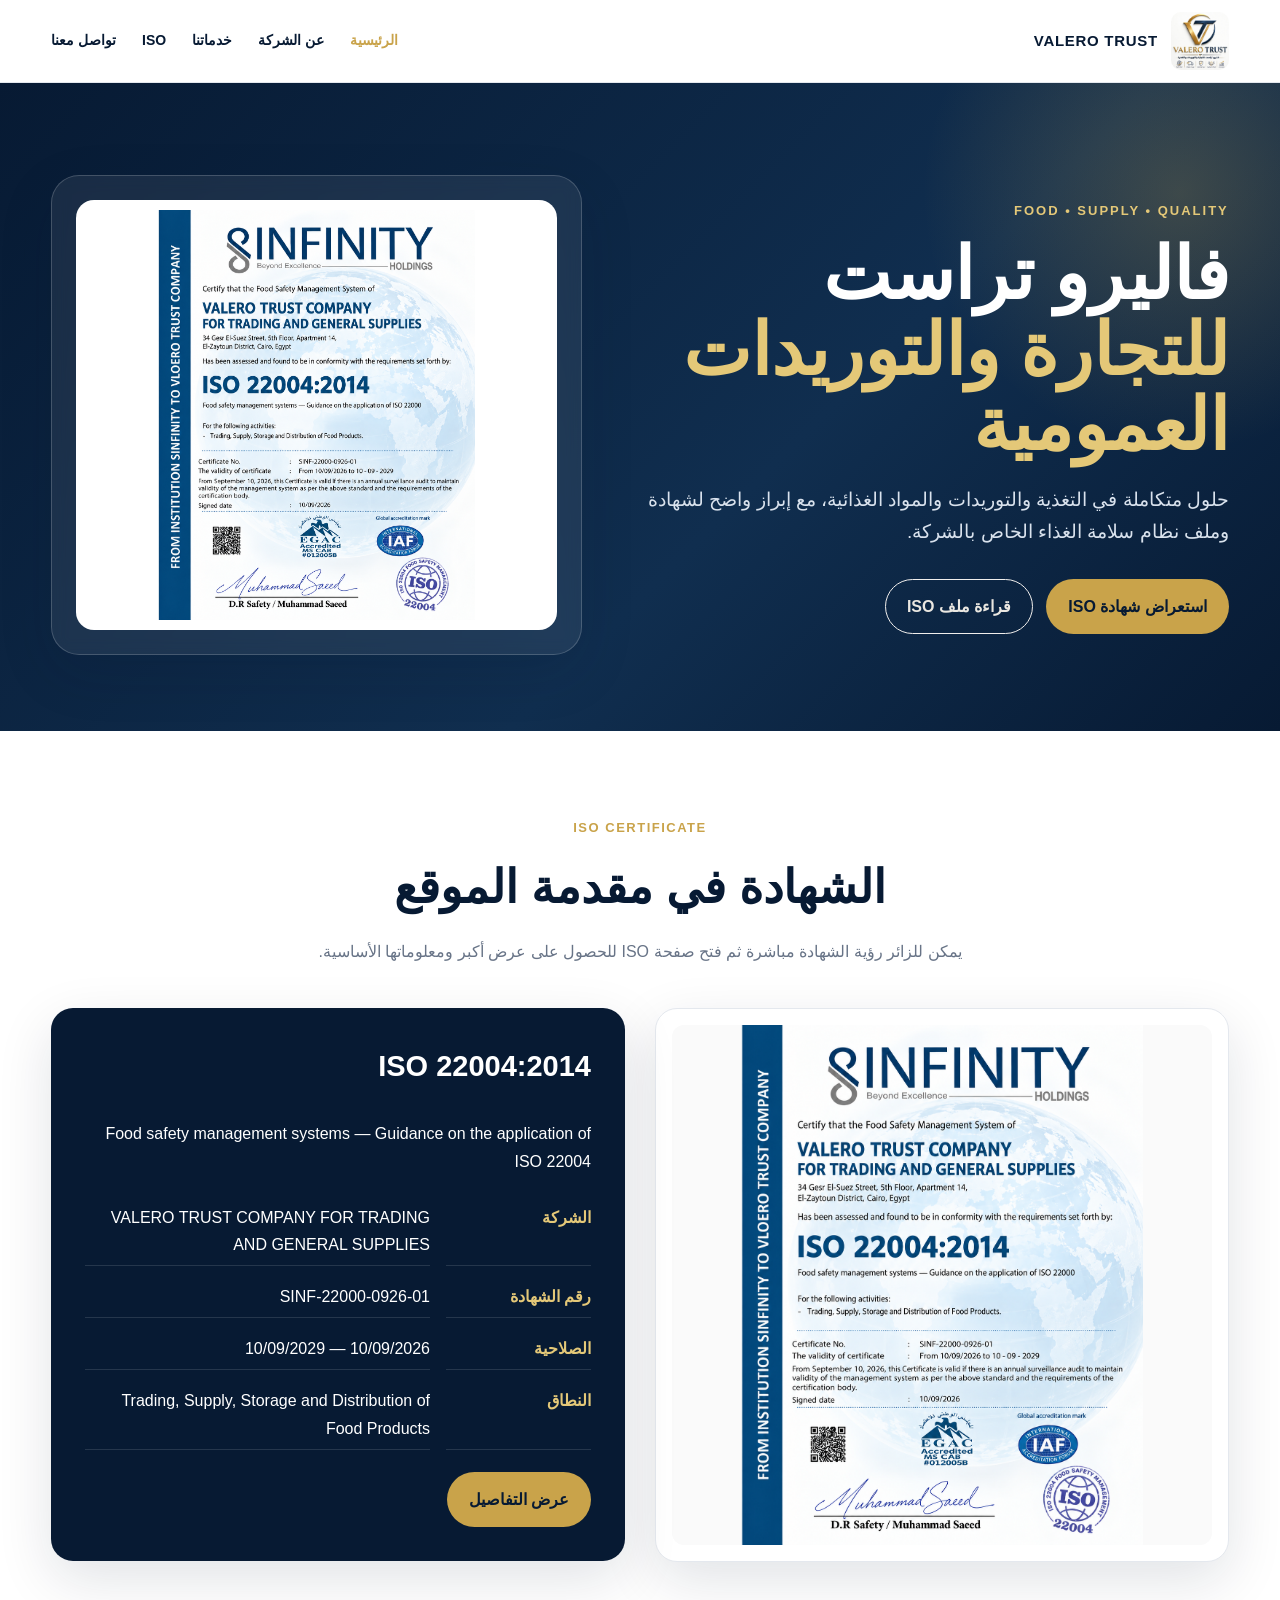
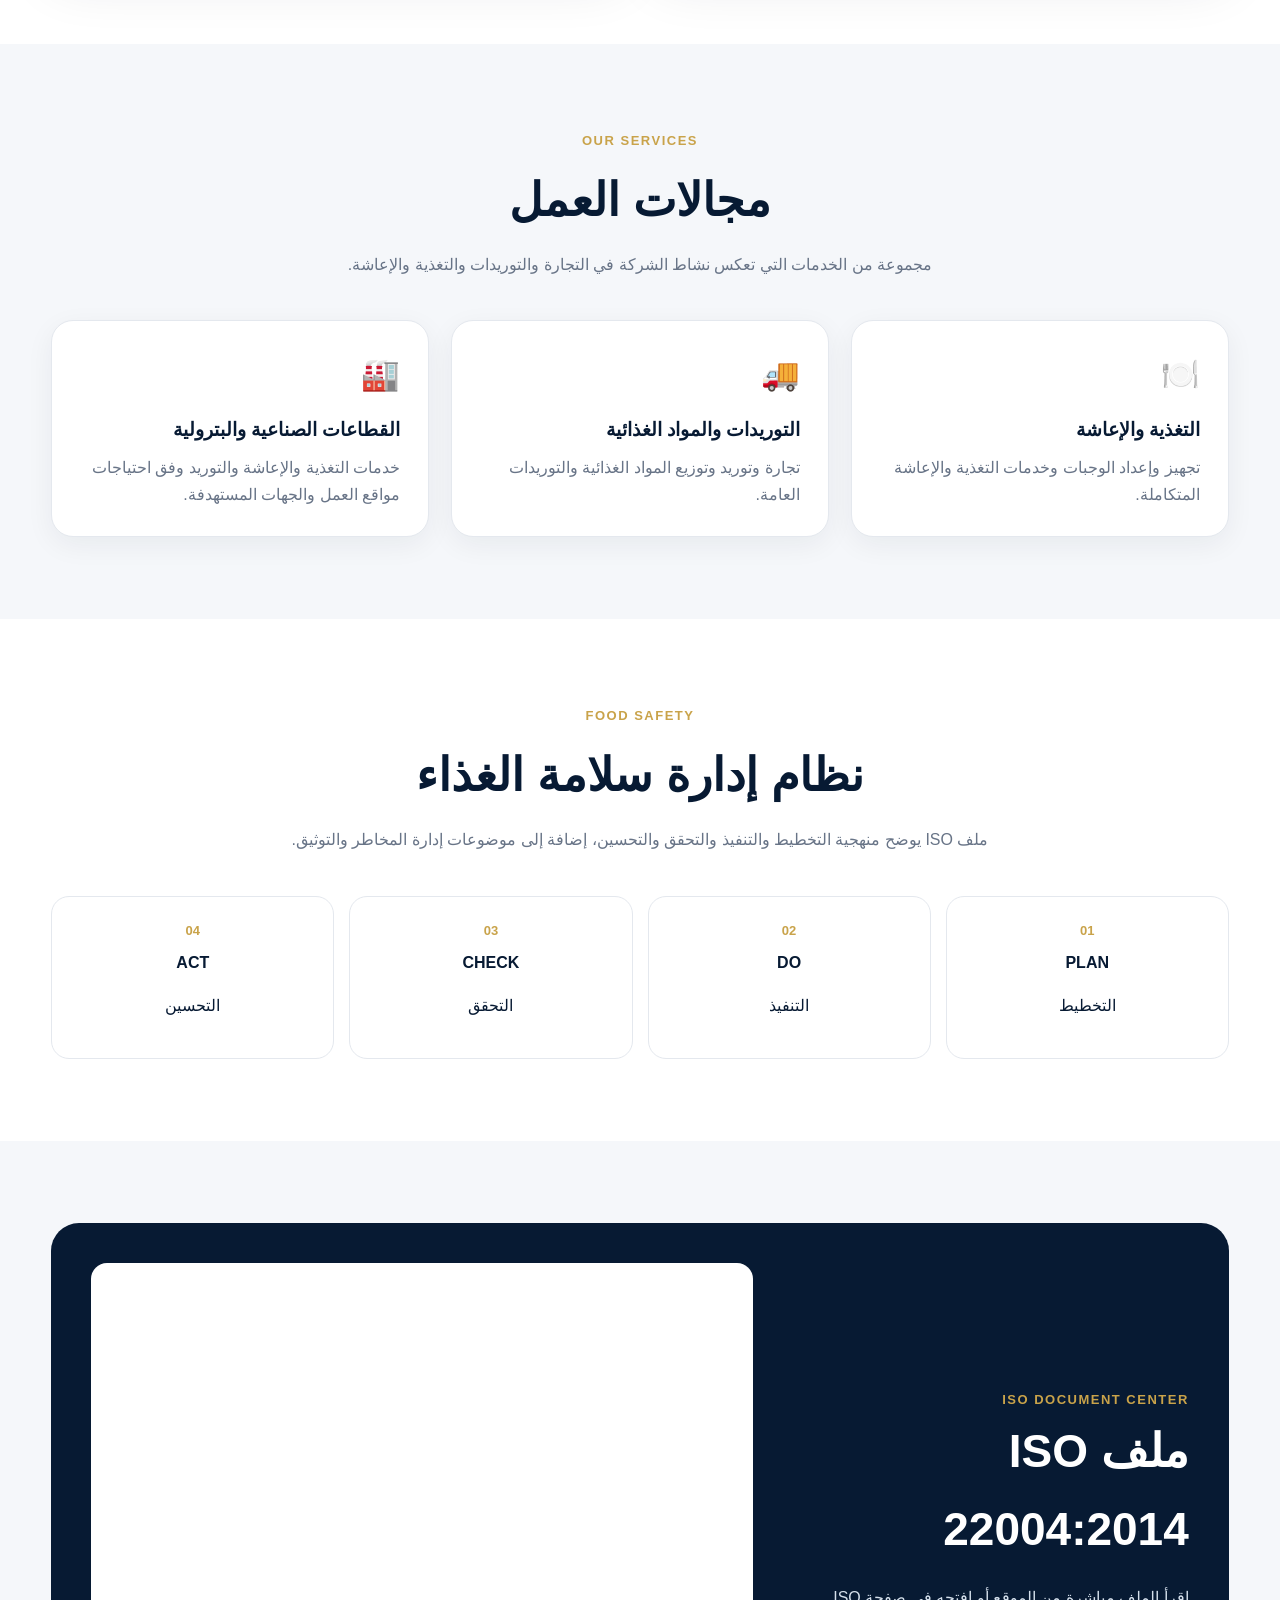
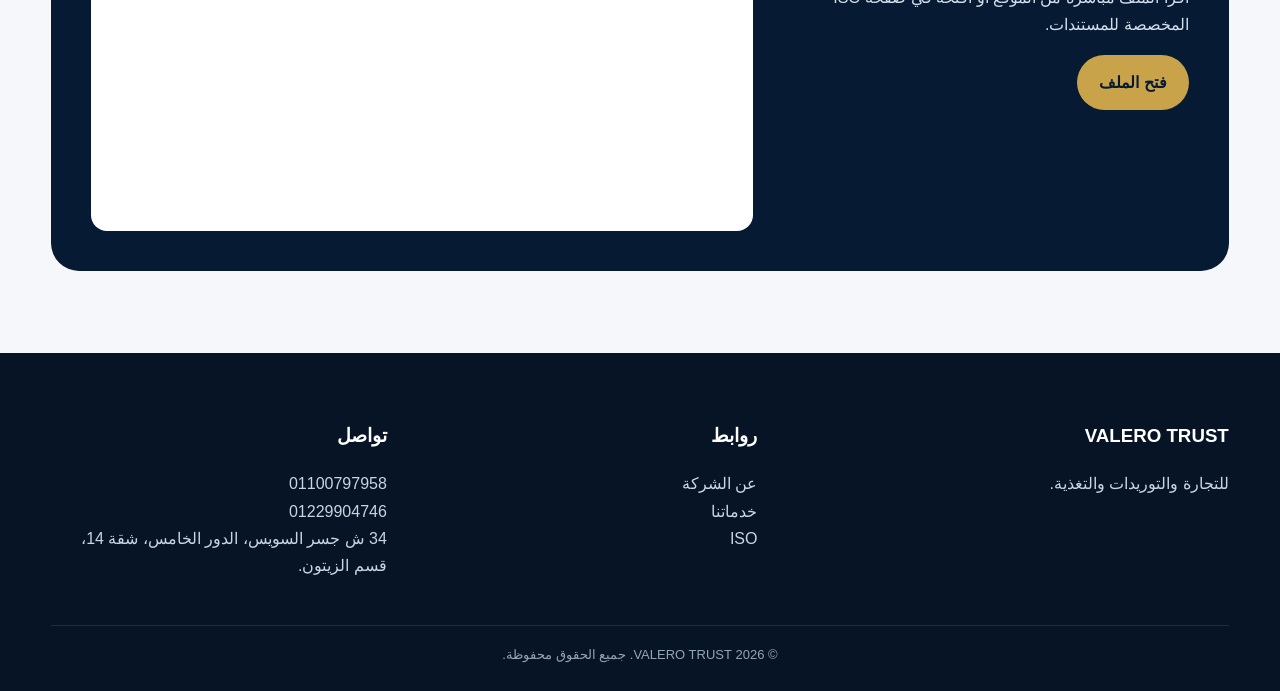
<file: index.html>
<!doctype html>
<html lang="ar" dir="rtl"><head>
<meta charset="utf-8"><meta name="viewport" content="width=device-width,initial-scale=1">
<title>VALERO TRUST | التجارة والتوريدات والتغذية</title><link rel="stylesheet" href="css/style.css"></head>
<body>
<header class="navbar"><div class="container nav-inner">
<a class="brand" href="index.html"><img src="images/logo.jpeg" alt="VALERO TRUST"><span>VALERO TRUST</span></a>
<button class="menu" aria-label="القائمة">☰</button>
<nav class="nav-links"><a href="index.html">الرئيسية</a><a href="about.html">عن الشركة</a><a href="services.html">خدماتنا</a><a href="iso.html">ISO</a><a href="contact.html">تواصل معنا</a></nav>
</div></header>
<main>
<section class="hero"><div class="container hero-grid">
<div><span class="eyebrow">FOOD • SUPPLY • QUALITY</span>
<h1>فاليرو تراست<br><span>للتجارة والتوريدات العمومية</span></h1>
<p>حلول متكاملة في التغذية والتوريدات والمواد الغذائية، مع إبراز واضح لشهادة وملف نظام سلامة الغذاء الخاص بالشركة.</p>
<div class="buttons"><a class="btn btn-primary" href="iso.html">استعراض شهادة ISO</a><a class="btn btn-outline" href="iso.html#document">قراءة ملف ISO</a></div></div>
<div class="hero-card"><img src="images/iso-certificate.png" alt="شهادة ISO"></div>
</div></section>

<section class="section"><div class="container"><div class="section-head"><span class="kicker">ISO Certificate</span><h2>الشهادة في مقدمة الموقع</h2><p>يمكن للزائر رؤية الشهادة مباشرة ثم فتح صفحة ISO للحصول على عرض أكبر ومعلوماتها الأساسية.</p></div>
<div class="iso-preview"><div class="certificate"><img src="images/iso-certificate.png" alt="ISO Certificate"></div>
<div class="info-card"><h3>ISO 22004:2014</h3><p>Food safety management systems — Guidance on the application of ISO 22004</p>
<div class="data"><div><strong>الشركة</strong></div><div>VALERO TRUST COMPANY FOR TRADING AND GENERAL SUPPLIES</div><div><strong>رقم الشهادة</strong></div><div>SINF-22000-0926-01</div><div><strong>الصلاحية</strong></div><div>10/09/2026 — 10/09/2029</div><div><strong>النطاق</strong></div><div>Trading, Supply, Storage and Distribution of Food Products</div></div>
<a class="btn btn-primary" href="iso.html">عرض التفاصيل</a></div></div></div></section>

<section class="section alt"><div class="container"><div class="section-head"><span class="kicker">Our Services</span><h2>مجالات العمل</h2><p>مجموعة من الخدمات التي تعكس نشاط الشركة في التجارة والتوريدات والتغذية والإعاشة.</p></div>
<div class="cards">
<div class="card"><div class="icon">🍽️</div><h3>التغذية والإعاشة</h3><p>تجهيز وإعداد الوجبات وخدمات التغذية والإعاشة المتكاملة.</p></div>
<div class="card"><div class="icon">🚚</div><h3>التوريدات والمواد الغذائية</h3><p>تجارة وتوريد وتوزيع المواد الغذائية والتوريدات العامة.</p></div>
<div class="card"><div class="icon">🏭</div><h3>القطاعات الصناعية والبترولية</h3><p>خدمات التغذية والإعاشة والتوريد وفق احتياجات مواقع العمل والجهات المستهدفة.</p></div>
</div></div></section>

<section class="section"><div class="container"><div class="section-head"><span class="kicker">Food Safety</span><h2>نظام إدارة سلامة الغذاء</h2><p>ملف ISO يوضح منهجية التخطيط والتنفيذ والتحقق والتحسين، إضافة إلى موضوعات إدارة المخاطر والتوثيق.</p></div>
<div class="iso-system"><div class="step"><b>01</b><strong>PLAN</strong><p>التخطيط</p></div><div class="step"><b>02</b><strong>DO</strong><p>التنفيذ</p></div><div class="step"><b>03</b><strong>CHECK</strong><p>التحقق</p></div><div class="step"><b>04</b><strong>ACT</strong><p>التحسين</p></div></div></div></section>

<section class="section alt"><div class="container"><div class="pdf-box"><div><span class="kicker">ISO DOCUMENT CENTER</span><h2>ملف ISO 22004:2014</h2><p>اقرأ الملف مباشرة من الموقع أو افتحه في صفحة ISO المخصصة للمستندات.</p><a class="btn btn-primary" href="iso.html#document">فتح الملف</a></div><div class="pdf-frame"><iframe src="documents/ISO-22004-2014.pdf#page=1" title="ISO PDF"></iframe></div></div></div></section>
</main>
<footer class="footer"><div class="container footer-grid"><div><h3>VALERO TRUST</h3><p>للتجارة والتوريدات والتغذية.</p></div><div><h3>روابط</h3><p><a href="about.html">عن الشركة</a><br><a href="services.html">خدماتنا</a><br><a href="iso.html">ISO</a></p></div><div><h3>تواصل</h3><p>01100797958<br>01229904746<br>34 ش جسر السويس، الدور الخامس، شقة 14، قسم الزيتون.</p></div></div><div class="container copyright">© <span data-year></span> VALERO TRUST. جميع الحقوق محفوظة.</div></footer>
<script src="js/script.js"></script></body></html>
</file>
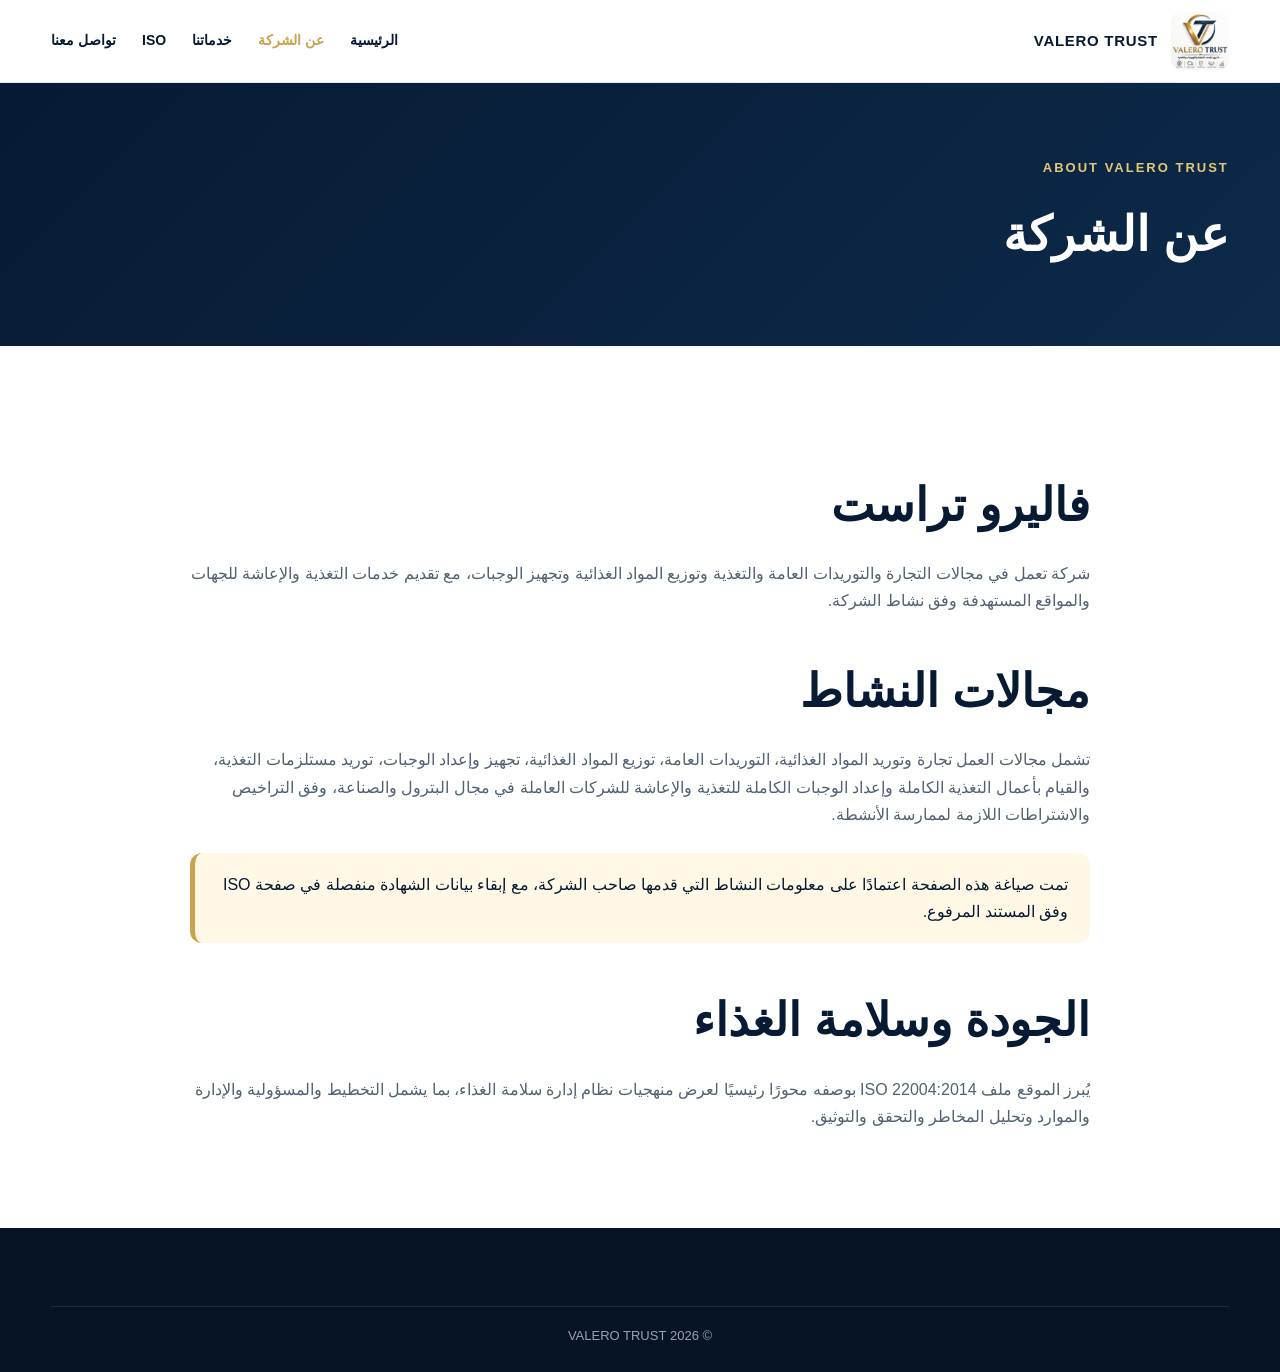
<file: about.html>
<!doctype html>
<html lang="ar" dir="rtl"><head><meta charset="utf-8"><meta name="viewport" content="width=device-width,initial-scale=1"><title>عن الشركة | VALERO TRUST</title><link rel="stylesheet" href="css/style.css"></head>
<body><header class="navbar"><div class="container nav-inner"><a class="brand" href="index.html"><img src="images/logo.jpeg"><span>VALERO TRUST</span></a><button class="menu">☰</button><nav class="nav-links"><a href="index.html">الرئيسية</a><a href="about.html">عن الشركة</a><a href="services.html">خدماتنا</a><a href="iso.html">ISO</a><a href="contact.html">تواصل معنا</a></nav></div></header>
<section class="page-hero"><div class="container"><span class="eyebrow">ABOUT VALERO TRUST</span><h1>عن الشركة</h1></div></section>
<section class="section"><div class="container prose"><h2>فاليرو تراست</h2><p>شركة تعمل في مجالات التجارة والتوريدات العامة والتغذية وتوزيع المواد الغذائية وتجهيز الوجبات، مع تقديم خدمات التغذية والإعاشة للجهات والمواقع المستهدفة وفق نشاط الشركة.</p>
<h2>مجالات النشاط</h2><p>تشمل مجالات العمل تجارة وتوريد المواد الغذائية، التوريدات العامة، توزيع المواد الغذائية، تجهيز وإعداد الوجبات، توريد مستلزمات التغذية، والقيام بأعمال التغذية الكاملة وإعداد الوجبات الكاملة للتغذية والإعاشة للشركات العاملة في مجال البترول والصناعة، وفق التراخيص والاشتراطات اللازمة لممارسة الأنشطة.</p>
<div class="notice">تمت صياغة هذه الصفحة اعتمادًا على معلومات النشاط التي قدمها صاحب الشركة، مع إبقاء بيانات الشهادة منفصلة في صفحة ISO وفق المستند المرفوع.</div>
<h2>الجودة وسلامة الغذاء</h2><p>يُبرز الموقع ملف ISO 22004:2014 بوصفه محورًا رئيسيًا لعرض منهجيات نظام إدارة سلامة الغذاء، بما يشمل التخطيط والمسؤولية والإدارة والموارد وتحليل المخاطر والتحقق والتوثيق.</p></div></section>
<footer class="footer"><div class="container copyright">© <span data-year></span> VALERO TRUST</div></footer><script src="js/script.js"></script></body></html>
</file>
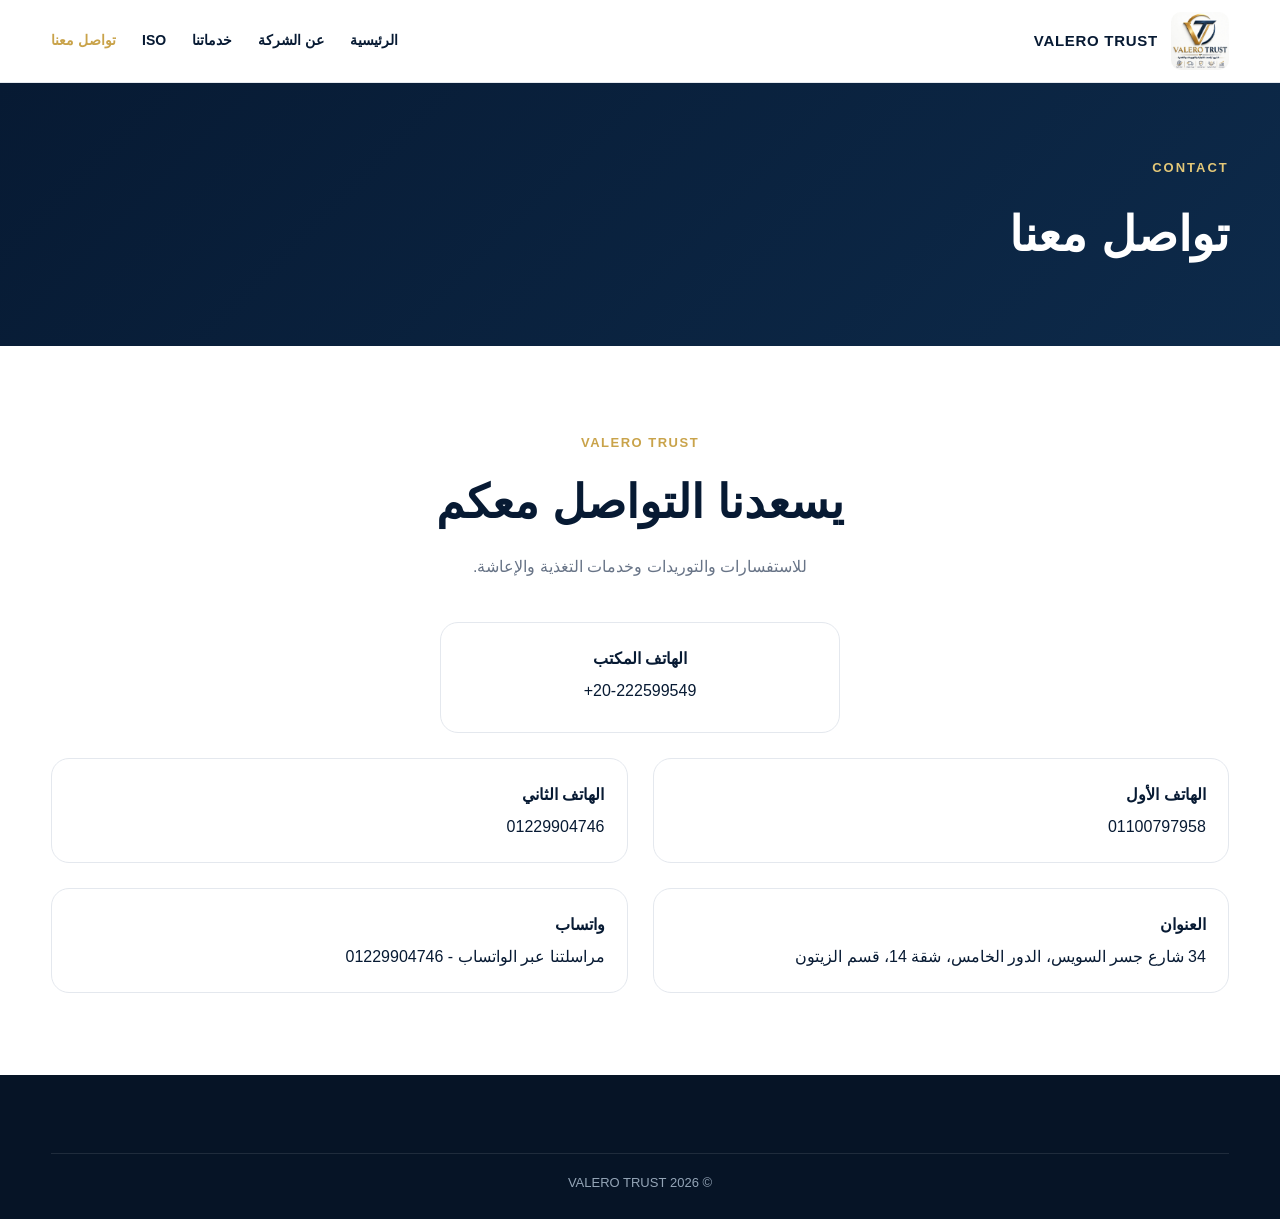
<file: contact.html>
<!doctype html>
<html lang="ar" dir="rtl"><head><meta charset="utf-8"><meta name="viewport" content="width=device-width,initial-scale=1"><title>تواصل معنا | VALERO TRUST</title><link rel="stylesheet" href="css/style.css"></head>
<body><header class="navbar"><div class="container nav-inner"><a class="brand" href="index.html"><img src="images/logo.jpeg"><span>VALERO TRUST</span></a><button class="menu">☰</button><nav class="nav-links"><a href="index.html">الرئيسية</a><a href="about.html">عن الشركة</a><a href="services.html">خدماتنا</a><a href="iso.html">ISO</a><a href="contact.html">تواصل معنا</a></nav></div></header>
<section class="page-hero"><div class="container"><span class="eyebrow">CONTACT</span><h1>تواصل معنا</h1></div></section>
<section class="section"><div class="container"><div class="section-head"><span class="kicker">VALERO TRUST</span><h2>يسعدنا التواصل معكم</h2><p>للاستفسارات والتوريدات وخدمات التغذية والإعاشة.</p></div>
<div class="contact-grid">
<div class="contact-item" style=""><strong>الهاتف المكتب</strong><a href="tel:222599549">222599549-<div style="display: inline;">20+</div></a></div>
<div class="contact-item"><strong>الهاتف الأول</strong><a href="tel:01100797958">01100797958</a></div>
<div class="contact-item"><strong>الهاتف الثاني</strong><a href="tel:01229904746">01229904746</a></div>
<div class="contact-item"><strong>العنوان</strong><span>34 شارع جسر السويس، الدور الخامس، شقة 14، قسم الزيتون</span></div>
<div class="contact-item"><strong>واتساب</strong><a> مراسلتنا عبر الواتساب  -  01229904746</a></div>
</div></div></section>
<footer class="footer"><div class="container copyright">© <span data-year></span> VALERO TRUST</div></footer><script src="js/script.js"></script></body></html>
</file>
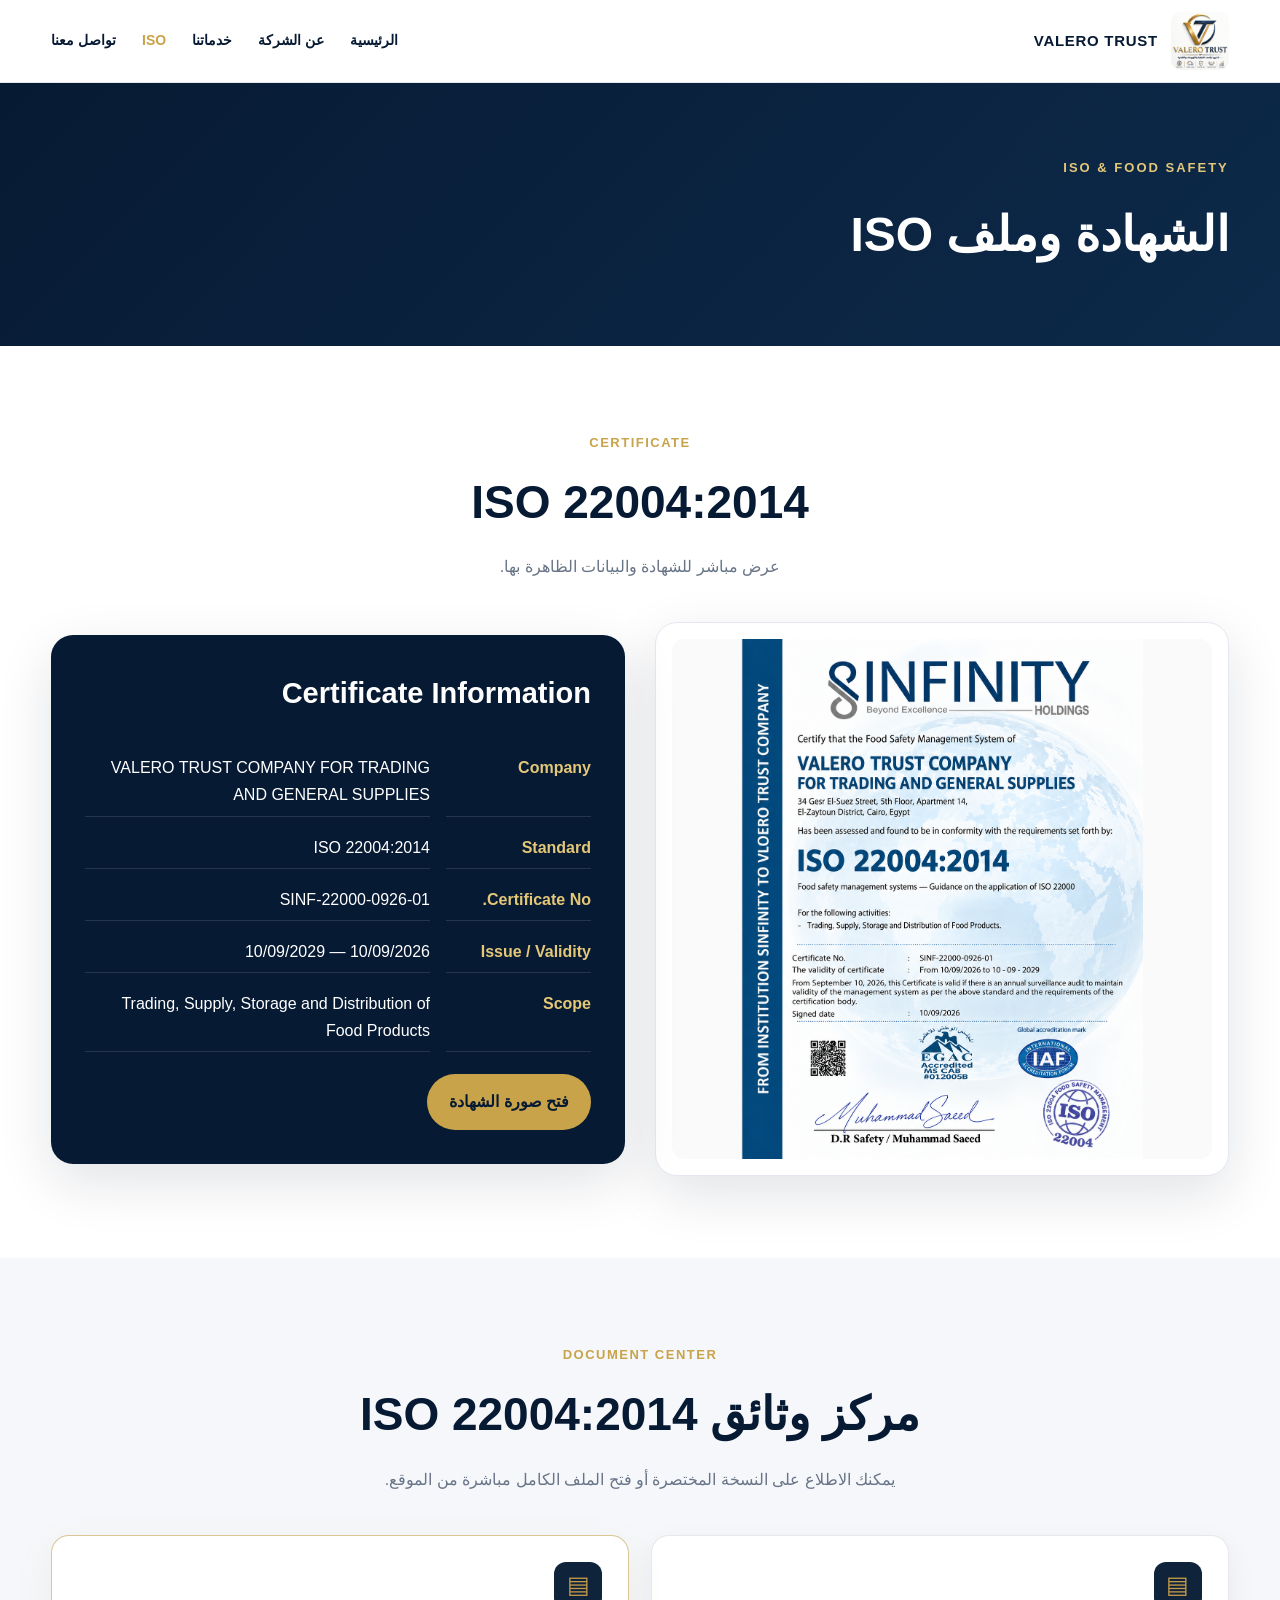
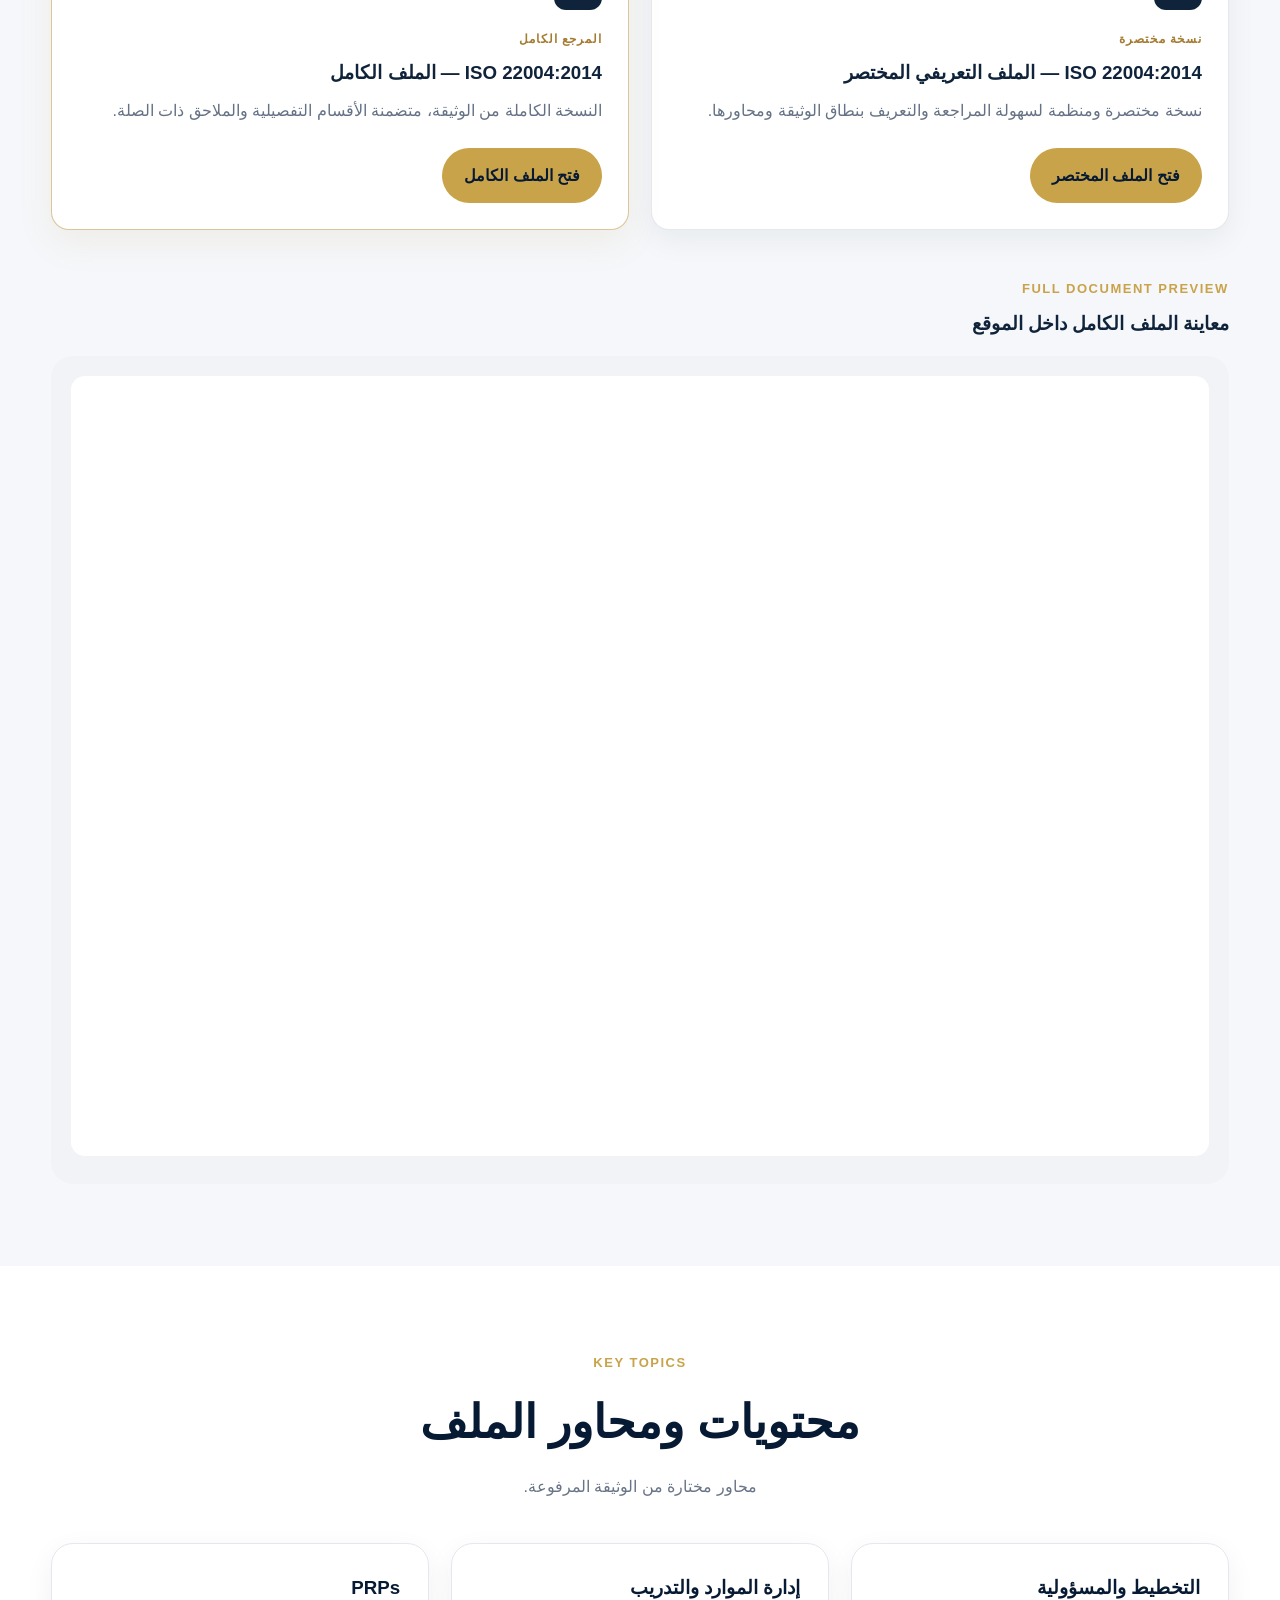
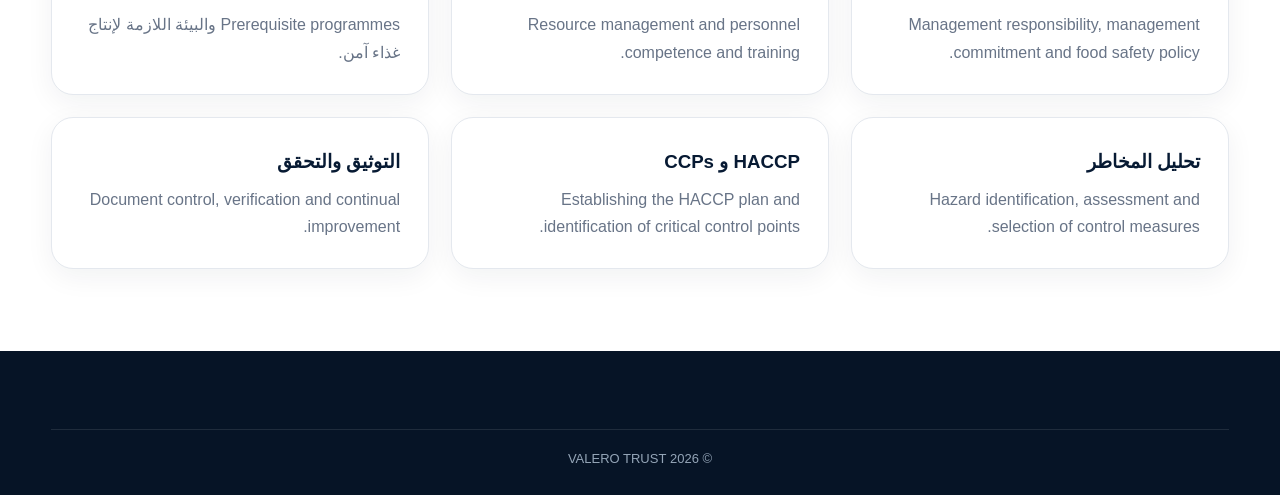
<file: iso.html>
<!doctype html>
<html lang="ar" dir="rtl"><head><meta charset="utf-8"><meta name="viewport" content="width=device-width,initial-scale=1"><title>ISO | VALERO TRUST</title><link rel="stylesheet" href="css/style.css"></head>
<body><header class="navbar"><div class="container nav-inner"><a class="brand" href="index.html"><img src="images/logo.jpeg"><span>VALERO TRUST</span></a><button class="menu">☰</button><nav class="nav-links"><a href="index.html">الرئيسية</a><a href="about.html">عن الشركة</a><a href="services.html">خدماتنا</a><a href="iso.html">ISO</a><a href="contact.html">تواصل معنا</a></nav></div></header>
<section class="page-hero"><div class="container"><span class="eyebrow">ISO & FOOD SAFETY</span><h1>الشهادة وملف ISO</h1></div></section>
<section class="section"><div class="container"><div class="section-head"><span class="kicker">Certificate</span><h2>ISO 22004:2014</h2><p>عرض مباشر للشهادة والبيانات الظاهرة بها.</p></div>
<div class="iso-preview"><div class="certificate"><img src="images/iso-certificate.png" alt="شهادة ISO"></div><div class="info-card"><h3>Certificate Information</h3><div class="data"><div><strong>Company</strong></div><div>VALERO TRUST COMPANY FOR TRADING AND GENERAL SUPPLIES</div><div><strong>Standard</strong></div><div>ISO 22004:2014</div><div><strong>Certificate No.</strong></div><div>SINF-22000-0926-01</div><div><strong>Issue / Validity</strong></div><div>10/09/2026 — 10/09/2029</div><div><strong>Scope</strong></div><div>Trading, Supply, Storage and Distribution of Food Products</div></div><a class="btn btn-primary" href="images/iso-certificate.png" target="_blank">فتح صورة الشهادة</a></div></div></div></section>
<section id="document" class="section alt"><div class="container"><div class="section-head"><span class="kicker">Document Center</span><h2>مركز وثائق ISO 22004:2014</h2><p>يمكنك الاطلاع على النسخة المختصرة أو فتح الملف الكامل مباشرة من الموقع.</p></div>
<div class="document-options">
<div class="document-card"><div class="document-icon">▤</div><div><span class="document-label">نسخة مختصرة</span><h3>ISO 22004:2014 — الملف التعريفي المختصر</h3><p>نسخة مختصرة ومنظمة لسهولة المراجعة والتعريف بنطاق الوثيقة ومحاورها.</p></div><div class="document-actions"><a class="btn btn-primary" href="documents/ISO-22004-2014-short.pdf" target="_blank">فتح الملف المختصر</a></div></div>
<div class="document-card featured"><div class="document-icon">▤</div><div><span class="document-label">المرجع الكامل</span><h3>ISO 22004:2014 — الملف الكامل</h3><p>النسخة الكاملة من الوثيقة، متضمنة الأقسام التفصيلية والملاحق ذات الصلة.</p></div><div class="document-actions"><a class="btn btn-primary" href="documents/ISO-22004-2014-full.pdf" target="_blank">فتح الملف الكامل</a></div></div>
</div>
<div class="viewer-heading"><span class="kicker">Full Document Preview</span><h3>معاينة الملف الكامل داخل الموقع</h3></div><div class="viewer"><iframe src="documents/ISO-22004-2014-full.pdf" title="ISO 22004:2014 - Full PDF"></iframe></div></div></section>
<section class="section"><div class="container"><div class="section-head"><span class="kicker">Key Topics</span><h2>محتويات ومحاور الملف</h2><p>محاور مختارة من الوثيقة المرفوعة.</p></div><div class="cards">
<div class="card"><h3>التخطيط والمسؤولية</h3><p>Management responsibility, management commitment and food safety policy.</p></div>
<div class="card"><h3>إدارة الموارد والتدريب</h3><p>Resource management and personnel competence and training.</p></div>
<div class="card"><h3>PRPs</h3><p>Prerequisite programmes والبيئة اللازمة لإنتاج غذاء آمن.</p></div>
<div class="card"><h3>تحليل المخاطر</h3><p>Hazard identification, assessment and selection of control measures.</p></div>
<div class="card"><h3>HACCP و CCPs</h3><p>Establishing the HACCP plan and identification of critical control points.</p></div>
<div class="card"><h3>التوثيق والتحقق</h3><p>Document control, verification and continual improvement.</p></div>
</div></div></section>
<footer class="footer"><div class="container copyright">© <span data-year></span> VALERO TRUST</div></footer><script src="js/script.js"></script></body></html>
</file>
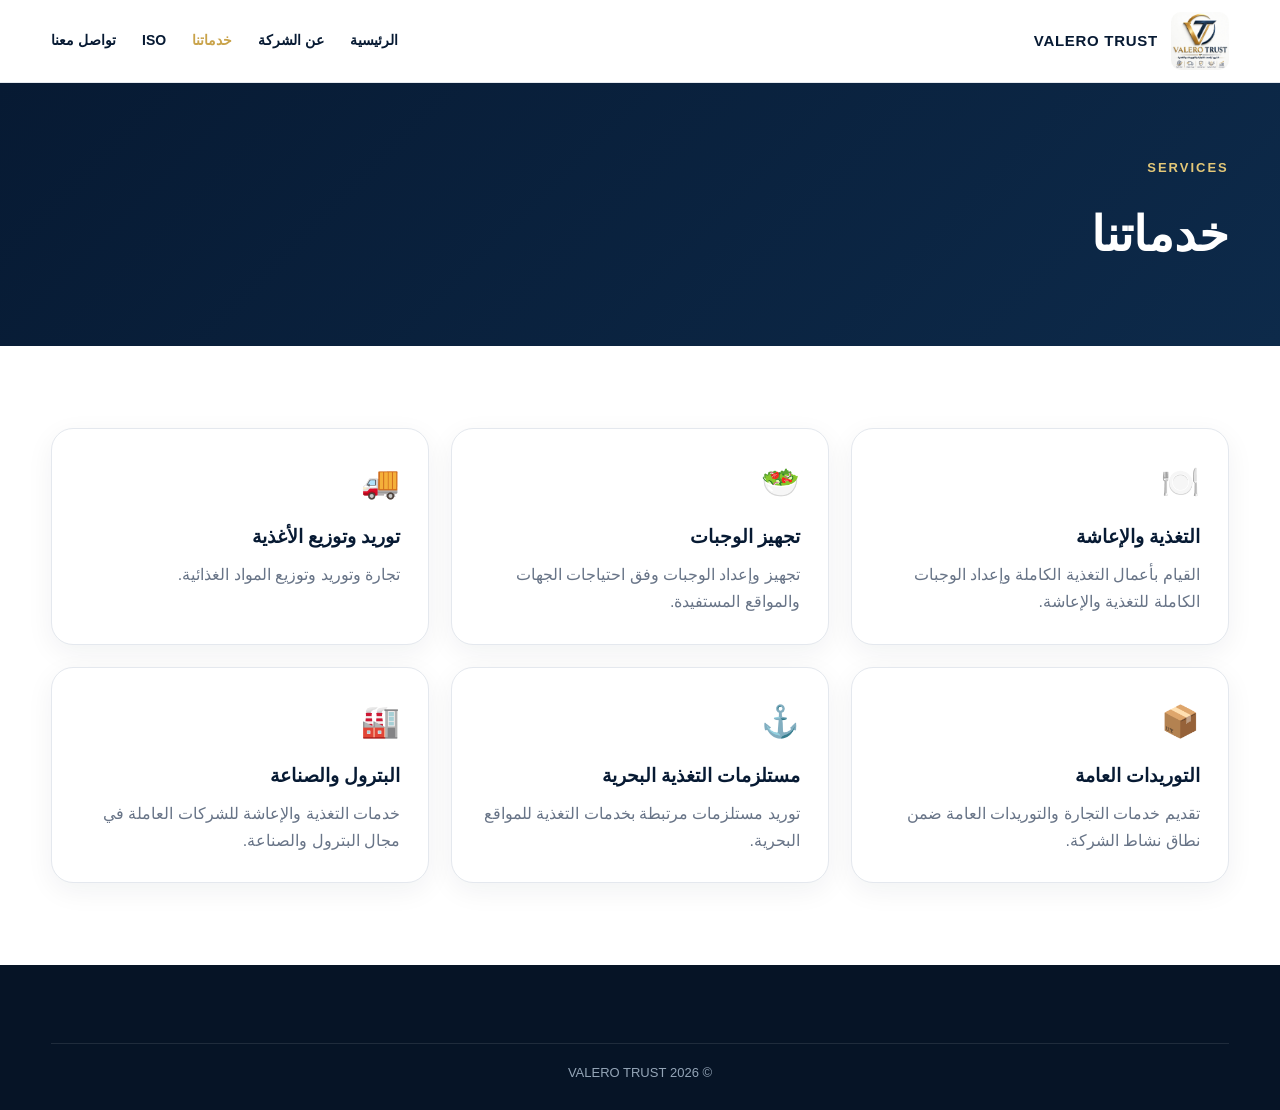
<file: services.html>
<!doctype html>
<html lang="ar" dir="rtl"><head><meta charset="utf-8"><meta name="viewport" content="width=device-width,initial-scale=1"><title>خدماتنا | VALERO TRUST</title><link rel="stylesheet" href="css/style.css"></head>
<body><header class="navbar"><div class="container nav-inner"><a class="brand" href="index.html"><img src="images/logo.jpeg"><span>VALERO TRUST</span></a><button class="menu">☰</button><nav class="nav-links"><a href="index.html">الرئيسية</a><a href="about.html">عن الشركة</a><a href="services.html">خدماتنا</a><a href="iso.html">ISO</a><a href="contact.html">تواصل معنا</a></nav></div></header>
<section class="page-hero"><div class="container"><span class="eyebrow">SERVICES</span><h1>خدماتنا</h1></div></section>
<section class="section"><div class="container"><div class="cards">
<div class="card"><div class="icon">🍽️</div><h3>التغذية والإعاشة</h3><p>القيام بأعمال التغذية الكاملة وإعداد الوجبات الكاملة للتغذية والإعاشة.</p></div>
<div class="card"><div class="icon">🥗</div><h3>تجهيز الوجبات</h3><p>تجهيز وإعداد الوجبات وفق احتياجات الجهات والمواقع المستفيدة.</p></div>
<div class="card"><div class="icon">🚚</div><h3>توريد وتوزيع الأغذية</h3><p>تجارة وتوريد وتوزيع المواد الغذائية.</p></div>
<div class="card"><div class="icon">📦</div><h3>التوريدات العامة</h3><p>تقديم خدمات التجارة والتوريدات العامة ضمن نطاق نشاط الشركة.</p></div>
<div class="card"><div class="icon">⚓</div><h3>مستلزمات التغذية البحرية</h3><p>توريد مستلزمات مرتبطة بخدمات التغذية للمواقع البحرية.</p></div>
<div class="card"><div class="icon">🏭</div><h3>البترول والصناعة</h3><p>خدمات التغذية والإعاشة للشركات العاملة في مجال البترول والصناعة.</p></div>
</div></div></section>
<footer class="footer"><div class="container copyright">© <span data-year></span> VALERO TRUST</div></footer><script src="js/script.js"></script></body></html>
</file>
<file: css/style.css>
:root{
  --navy:#071a33; --navy2:#0d2a4a; --gold:#c9a34a; --gold2:#e4c878;
  --white:#fff; --muted:#687487; --light:#f5f7fa; --line:#e4e8ee;
  --shadow:0 18px 55px rgba(7,26,51,.12); --radius:22px;
}
*{box-sizing:border-box}
html{scroll-behavior:smooth}
body{margin:0;font-family:Arial,"Tahoma",sans-serif;color:var(--navy);background:#fff;line-height:1.7}
a{text-decoration:none;color:inherit}
img{max-width:100%;display:block}
.container{width:min(1180px,92%);margin:auto}
.navbar{position:sticky;top:0;z-index:1000;background:rgba(255,255,255,.96);backdrop-filter:blur(12px);border-bottom:1px solid var(--line)}
.nav-inner{height:82px;display:flex;align-items:center;justify-content:space-between;gap:30px}
.brand{display:flex;align-items:center;gap:13px;font-weight:800}
.brand img{width:58px;height:58px;object-fit:contain;border-radius:10px}
.brand span{font-size:15px;letter-spacing:.7px}
.nav-links{display:flex;gap:26px;align-items:center;font-weight:700;font-size:14px}
.nav-links a{padding:10px 0;position:relative}
.nav-links a:hover,.nav-links a.active{color:var(--gold)}
.menu{display:none;border:0;background:transparent;font-size:28px;color:var(--navy)}
.hero{position:relative;overflow:hidden;background:linear-gradient(135deg,var(--navy),#102e4f 60%,#071a33);color:#fff;padding:92px 0 76px}
.hero:before{content:"";position:absolute;width:560px;height:560px;border-radius:50%;right:-180px;top:-170px;background:radial-gradient(circle,rgba(201,163,74,.25),transparent 65%)}
.hero-grid{display:grid;grid-template-columns:1.05fr .95fr;gap:60px;align-items:center;position:relative}
.eyebrow{display:inline-block;color:var(--gold2);font-weight:800;letter-spacing:2px;font-size:13px;margin-bottom:15px}
.hero h1{font-size:clamp(40px,6vw,72px);line-height:1.05;margin:0 0 20px}
.hero h1 span{color:var(--gold2)}
.hero p{font-size:19px;color:#d9e2ed;max-width:680px}
.buttons{display:flex;gap:13px;flex-wrap:wrap;margin-top:30px}
.btn{display:inline-flex;align-items:center;justify-content:center;padding:13px 21px;border-radius:999px;font-weight:800;border:1px solid transparent;transition:.2s}
.btn-primary{background:var(--gold);color:var(--navy)}
.btn-primary:hover{background:var(--gold2);transform:translateY(-2px)}
.btn-outline{border-color:rgba(255,255,255,.35);color:#fff}
.btn-outline:hover{border-color:var(--gold2);color:var(--gold2)}
.hero-card{background:rgba(255,255,255,.07);border:1px solid rgba(255,255,255,.18);padding:24px;border-radius:28px;box-shadow:var(--shadow);backdrop-filter:blur(8px)}
.hero-card img{width:100%;max-height:430px;object-fit:contain;background:#fff;border-radius:18px;padding:10px}
.section{padding:82px 0}
.section.alt{background:var(--light)}
.section-head{text-align:center;max-width:760px;margin:0 auto 42px}
.kicker{color:var(--gold);font-weight:900;letter-spacing:1.5px;font-size:13px;text-transform:uppercase}
.section h2{font-size:clamp(30px,4vw,46px);margin:8px 0 12px}
.section-head p{color:var(--muted);margin:0}
.iso-preview{display:grid;grid-template-columns:1fr 1fr;gap:30px;align-items:center}
.certificate{background:#fff;border:1px solid var(--line);padding:16px;border-radius:var(--radius);box-shadow:var(--shadow)}
.certificate img{width:100%;height:520px;object-fit:contain;border-radius:12px;background:#fafafa}
.info-card{background:var(--navy);color:#fff;border-radius:var(--radius);padding:34px;box-shadow:var(--shadow)}
.info-card h3{margin-top:0;font-size:29px}
.data{display:grid;grid-template-columns:145px 1fr;gap:10px 16px;margin:22px 0}
.data strong{color:var(--gold2)}
.data div{border-bottom:1px solid rgba(255,255,255,.12);padding:7px 0}
.cards{display:grid;grid-template-columns:repeat(3,1fr);gap:22px}
.card{background:#fff;border:1px solid var(--line);border-radius:var(--radius);padding:28px;box-shadow:0 8px 28px rgba(7,26,51,.06)}
.card .icon{font-size:31px;margin-bottom:12px}
.card h3{margin:0 0 8px}
.card p{color:var(--muted);margin:0}
.iso-system{display:grid;grid-template-columns:repeat(4,1fr);gap:15px}
.step{background:#fff;border:1px solid var(--line);padding:23px;border-radius:18px;text-align:center}
.step b{display:block;color:var(--gold);font-size:13px;margin-bottom:7px}
.pdf-box{background:var(--navy);color:#fff;border-radius:28px;padding:40px;display:grid;grid-template-columns:.75fr 1.25fr;gap:38px;align-items:center}
.pdf-box h2{margin-top:0}
.pdf-box p{color:#d4dfeb}
.pdf-frame{background:#fff;border-radius:16px;overflow:hidden;min-height:520px}
.pdf-frame iframe{width:100%;height:560px;border:0}
.contact-grid{display:grid;grid-template-columns:1fr 1fr;gap:25px}
.contact-item{padding:22px;border:1px solid var(--line);border-radius:18px;background:#fff}
.contact-item strong{display:block;margin-bottom:5px}
.footer{background:#061426;color:#c9d5e2;padding:48px 0 25px}
.footer-grid{display:grid;grid-template-columns:1.3fr 1fr 1fr;gap:35px}
.footer h3{color:#fff}
.footer a:hover{color:var(--gold2)}
.copyright{border-top:1px solid rgba(255,255,255,.1);margin-top:30px;padding-top:18px;text-align:center;font-size:13px;color:#94a5b7}
.page-hero{background:linear-gradient(135deg,var(--navy),var(--navy2));color:#fff;padding:70px 0}
.page-hero h1{font-size:48px;margin:0}
.prose{max-width:900px;margin:auto}
.prose h2{margin-top:38px}
.prose p,.prose li{color:#526174}
.notice{border-left:5px solid var(--gold);background:#fff8e7;padding:18px 22px;border-radius:12px;margin:25px 0}
.viewer{background:#f1f3f6;padding:20px;border-radius:22px}
.viewer iframe{width:100%;height:780px;border:0;background:#fff;border-radius:14px}
.center{text-align:center}
@media(max-width:900px){
 .nav-links{display:none;position:absolute;left:0;right:0;top:82px;background:#fff;padding:18px 5%;flex-direction:column;align-items:flex-start;border-bottom:1px solid var(--line)}
 .nav-links.open{display:flex}.menu{display:block}
 .hero-grid,.iso-preview,.pdf-box,.contact-grid{grid-template-columns:1fr}
 .cards{grid-template-columns:1fr 1fr}.iso-system{grid-template-columns:1fr 1fr}
 .hero{padding-top:65px}.certificate img{height:430px}
 .footer-grid{grid-template-columns:1fr 1fr}
}
@media(max-width:600px){
 .nav-inner{height:72px}.brand img{width:48px;height:48px}.nav-links{top:72px}
 .hero h1{font-size:44px}.hero p{font-size:17px}
 .section{padding:60px 0}.cards,.iso-system,.footer-grid{grid-template-columns:1fr}
 .data{grid-template-columns:1fr}.pdf-frame iframe{height:520px}
}

/* ISO document center */
.document-options{display:grid;grid-template-columns:repeat(2,minmax(0,1fr));gap:22px;margin-top:28px}
.document-card{background:#fff;border:1px solid rgba(15,35,58,.10);border-radius:18px;padding:26px;box-shadow:0 10px 30px rgba(15,35,58,.06);display:flex;flex-direction:column;gap:14px}
.document-card.featured{border-color:rgba(190,151,67,.55);box-shadow:0 12px 34px rgba(190,151,67,.10)}
.document-icon{width:48px;height:48px;border-radius:12px;display:flex;align-items:center;justify-content:center;background:#0f233a;color:#c49a4a;font-size:24px}
.document-label{font-size:12px;letter-spacing:.08em;text-transform:uppercase;color:#a57b31;font-weight:700}
.document-card h3{margin:6px 0 8px;color:#0f233a}
.document-card p{margin:0;color:#657286;line-height:1.8}
.document-actions{display:flex;flex-wrap:wrap;gap:10px;margin-top:auto;padding-top:8px}
.btn-outline{background:transparent!important;border:1px solid #f0eeec!important;color: #eae7e1 !important;}
.viewer-heading{margin-top:44px;margin-bottom:16px}
.viewer-heading h3{margin:7px 0 0;color:#0f233a}
@media(max-width:800px){.document-options{grid-template-columns:1fr}.document-actions .btn{width:100%;text-align:center}}
/* 1. استهداف العنصر الأول (الهاتف المكتب) وتوسيطه */
.contact-grid .contact-item:first-child {
    grid-column: 1 / -1;    /* يجعله يمتد بعرض الشبكة بالكامل ليصبح وحيداً في الأعلى */
    justify-self: center;   /* يضعه في المنتصف تماماً */
    width: 100%;            /* يضمن توزيع المساحة */
    max-width: 400px;       /* يمكنك تغيير هذا الرقم للتحكم في عرض المربع */
    text-align: center;     /* لتوسيط النصوص والروابط داخل المربع */
}

/* 2. لتوسيط النصوص والروابط بشكل صحيح داخل المربع */
.contact-grid .contact-item:first-child a,
.contact-grid .contact-item:first-child strong {
    display: block;         /* يجعل النص والروابط تحت بعضها وفي المنتصف */
    margin-bottom: 5px;
}

/* 3. إلغاء تأثير وسم <br> الموجود في الـ HTML حتى لا يترك فراغاً مشوهاً */
.contact-grid br {
    display: none;
}
</file>
